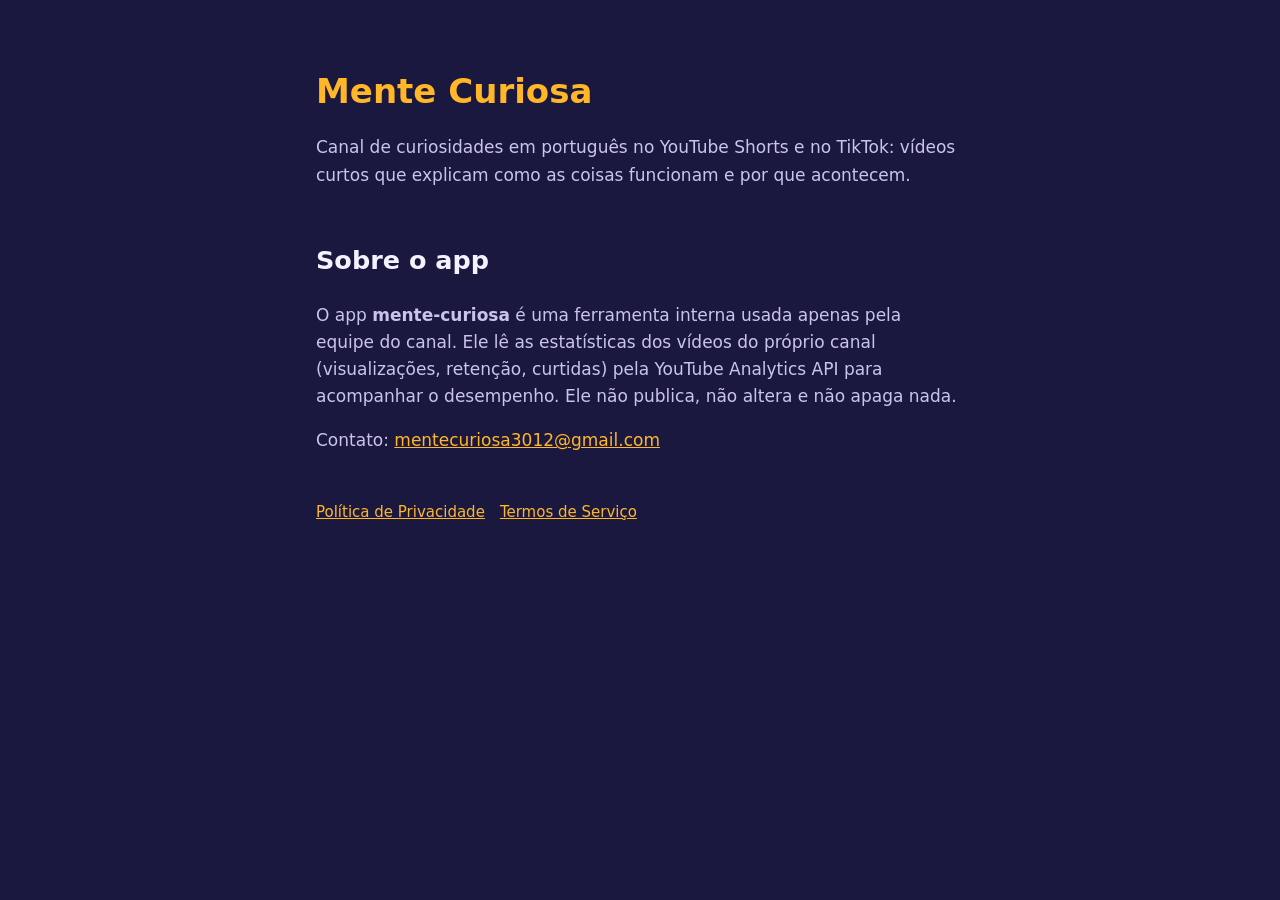
<file: index.html>
<!doctype html>
<html lang="pt-BR">
<head>
<meta charset="utf-8">
<meta name="viewport" content="width=device-width, initial-scale=1">
<title>Mente Curiosa</title>
<link rel="stylesheet" href="style.css">
</head>
<body>
<main>
<h1>Mente Curiosa</h1>
<p>Canal de curiosidades em português no YouTube Shorts e no TikTok: vídeos curtos que explicam como as coisas funcionam e por que acontecem.</p>
<h2>Sobre o app</h2>
<p>O app <strong>mente-curiosa</strong> é uma ferramenta interna usada apenas pela equipe do canal. Ele lê as estatísticas dos vídeos do próprio canal (visualizações, retenção, curtidas) pela YouTube Analytics API para acompanhar o desempenho. Ele não publica, não altera e não apaga nada.</p>
<p>Contato: <a href="mailto:mentecuriosa3012@gmail.com">mentecuriosa3012@gmail.com</a></p>
<nav><a href="privacidade.html">Política de Privacidade</a><a href="termos.html">Termos de Serviço</a></nav>
</main>
</body>
</html>
</file>
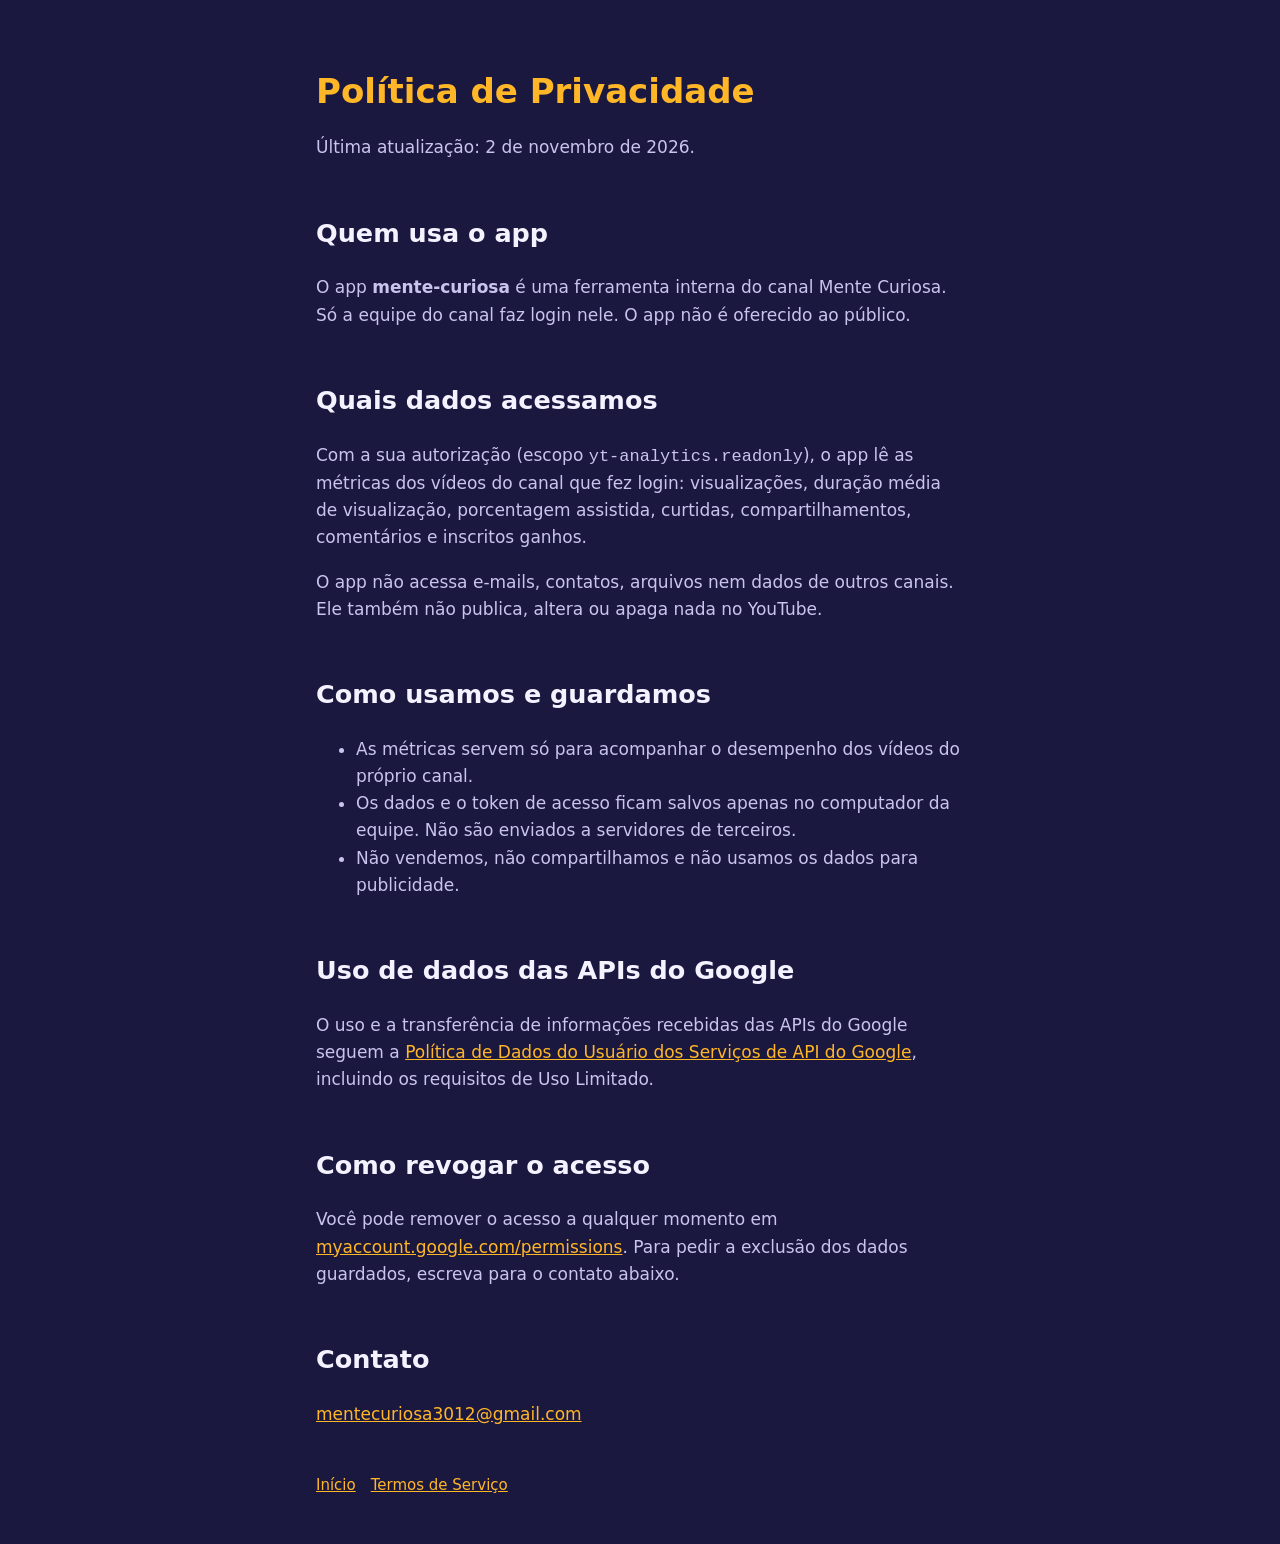
<file: privacidade.html>
<!doctype html>
<html lang="pt-BR">
<head>
<meta charset="utf-8">
<meta name="viewport" content="width=device-width, initial-scale=1">
<title>Política de Privacidade · Mente Curiosa</title>
<link rel="stylesheet" href="style.css">
</head>
<body>
<main>
<h1>Política de Privacidade</h1>
<p>Última atualização: 2 de novembro de 2026.</p>

<h2>Quem usa o app</h2>
<p>O app <strong>mente-curiosa</strong> é uma ferramenta interna do canal Mente Curiosa. Só a equipe do canal faz login nele. O app não é oferecido ao público.</p>

<h2>Quais dados acessamos</h2>
<p>Com a sua autorização (escopo <code>yt-analytics.readonly</code>), o app lê as métricas dos vídeos do canal que fez login: visualizações, duração média de visualização, porcentagem assistida, curtidas, compartilhamentos, comentários e inscritos ganhos.</p>
<p>O app não acessa e-mails, contatos, arquivos nem dados de outros canais. Ele também não publica, altera ou apaga nada no YouTube.</p>

<h2>Como usamos e guardamos</h2>
<ul>
<li>As métricas servem só para acompanhar o desempenho dos vídeos do próprio canal.</li>
<li>Os dados e o token de acesso ficam salvos apenas no computador da equipe. Não são enviados a servidores de terceiros.</li>
<li>Não vendemos, não compartilhamos e não usamos os dados para publicidade.</li>
</ul>

<h2>Uso de dados das APIs do Google</h2>
<p>O uso e a transferência de informações recebidas das APIs do Google seguem a <a href="https://developers.google.com/terms/api-services-user-data-policy">Política de Dados do Usuário dos Serviços de API do Google</a>, incluindo os requisitos de Uso Limitado.</p>

<h2>Como revogar o acesso</h2>
<p>Você pode remover o acesso a qualquer momento em <a href="https://myaccount.google.com/permissions">myaccount.google.com/permissions</a>. Para pedir a exclusão dos dados guardados, escreva para o contato abaixo.</p>

<h2>Contato</h2>
<p><a href="mailto:mentecuriosa3012@gmail.com">mentecuriosa3012@gmail.com</a></p>
<nav><a href="index.html">Início</a><a href="termos.html">Termos de Serviço</a></nav>
</main>
</body>
</html>
</file>
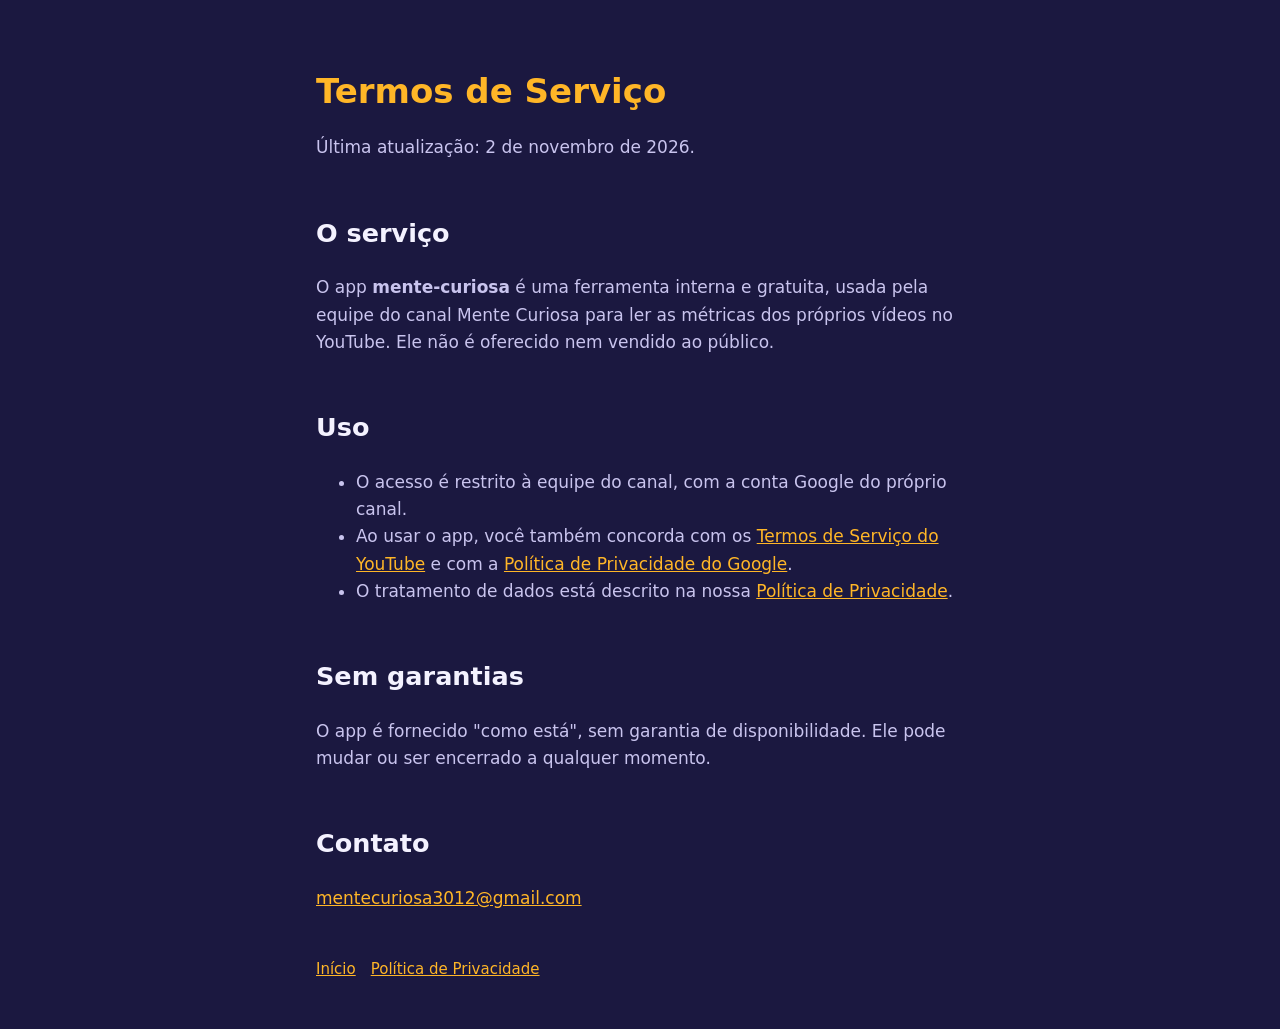
<file: termos.html>
<!doctype html>
<html lang="pt-BR">
<head>
<meta charset="utf-8">
<meta name="viewport" content="width=device-width, initial-scale=1">
<title>Termos de Serviço · Mente Curiosa</title>
<link rel="stylesheet" href="style.css">
</head>
<body>
<main>
<h1>Termos de Serviço</h1>
<p>Última atualização: 2 de novembro de 2026.</p>

<h2>O serviço</h2>
<p>O app <strong>mente-curiosa</strong> é uma ferramenta interna e gratuita, usada pela equipe do canal Mente Curiosa para ler as métricas dos próprios vídeos no YouTube. Ele não é oferecido nem vendido ao público.</p>

<h2>Uso</h2>
<ul>
<li>O acesso é restrito à equipe do canal, com a conta Google do próprio canal.</li>
<li>Ao usar o app, você também concorda com os <a href="https://www.youtube.com/t/terms">Termos de Serviço do YouTube</a> e com a <a href="https://policies.google.com/privacy">Política de Privacidade do Google</a>.</li>
<li>O tratamento de dados está descrito na nossa <a href="privacidade.html">Política de Privacidade</a>.</li>
</ul>

<h2>Sem garantias</h2>
<p>O app é fornecido "como está", sem garantia de disponibilidade. Ele pode mudar ou ser encerrado a qualquer momento.</p>

<h2>Contato</h2>
<p><a href="mailto:mentecuriosa3012@gmail.com">mentecuriosa3012@gmail.com</a></p>
<nav><a href="index.html">Início</a><a href="privacidade.html">Política de Privacidade</a></nav>
</main>
</body>
</html>
</file>
<file: style.css>
:root { --bg: #1B1840; --fg: #F4F2FF; --muted: #C9C4EE; --accent: #FFB627; }
* { box-sizing: border-box; }
body { margin: 0; background: var(--bg); color: var(--fg); font: 17px/1.6 system-ui, -apple-system, "Segoe UI", sans-serif; }
main { max-width: 680px; margin: 0 auto; padding: 48px 16px; }
h1 { color: var(--accent); line-height: 1.2; }
h2 { margin-top: 2em; }
a { color: var(--accent); }
p, li { color: var(--muted); }
nav { margin-top: 3em; font-size: 15px; }
nav a { margin-right: 1em; }
</file>
